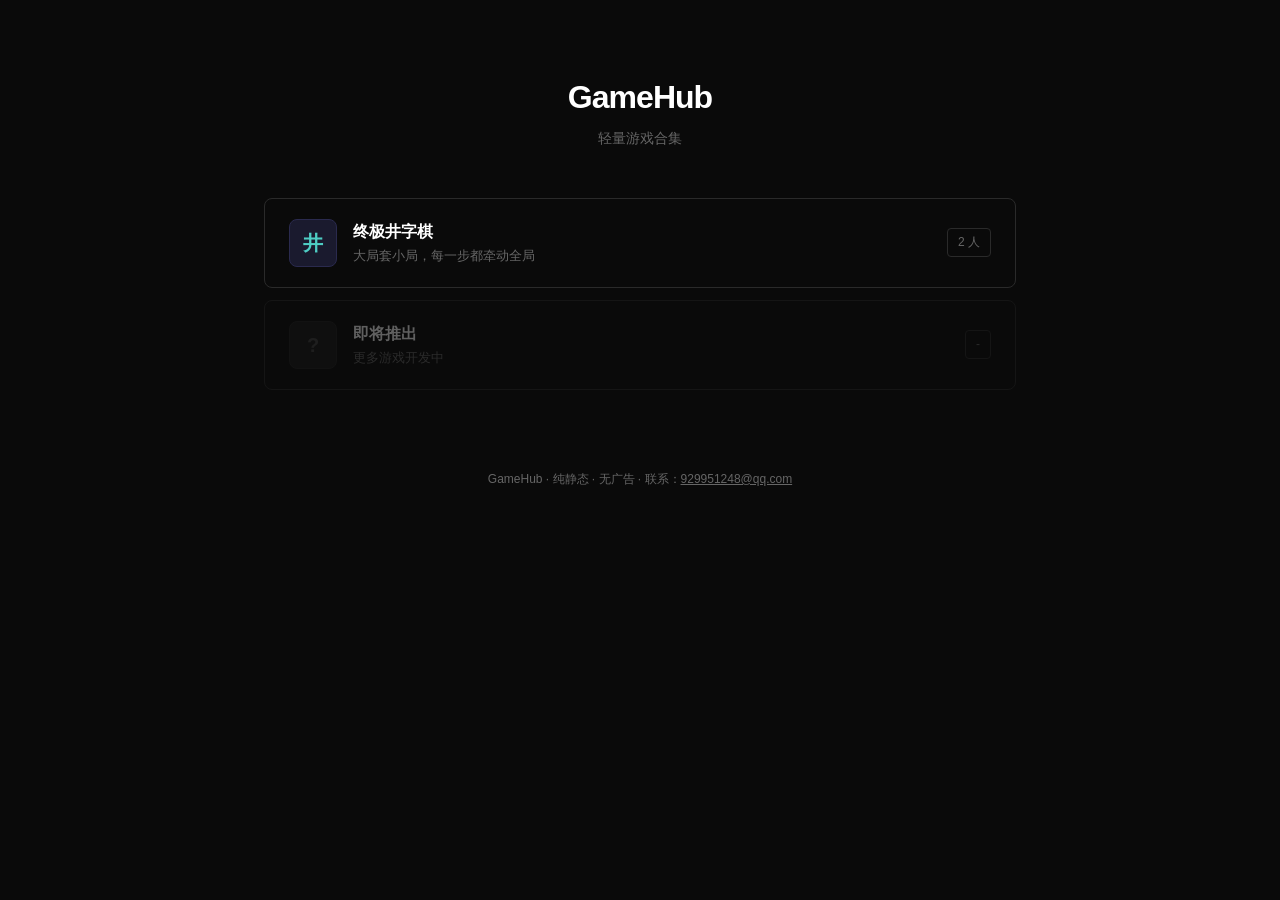
<file: index.html>
<!DOCTYPE html>
<html lang="zh-CN">
<head>
    <meta charset="UTF-8">
    <meta name="viewport" content="width=device-width, initial-scale=1.0">
    <title>GameHub</title>
    <link rel="stylesheet" href="css/style.css">
</head>
<body>
    <div class="container">
        <header class="site-header">
            <h1 class="site-title">GameHub</h1>
            <p class="site-subtitle">轻量游戏合集</p>
        </header>

        <main>
            <ul class="game-list">
                <li>
                    <a class="game-item" href="games/ultimate-ttt.html">
                        <div class="game-icon ttt">井</div>
                    <div class="game-info">
                        <h3>终极井字棋</h3>
                        <p>大局套小局，每一步都牵动全局</p>
                    </div>
                    <span class="game-meta">2 人</span>
                </a>
            </li>

            <li>
                <div class="game-item coming-soon">
                    <div class="game-icon placeholder">?</div>
                    <div class="game-info">
                        <h3>即将推出</h3>
                        <p>更多游戏开发中</p>
                    </div>
                    <span class="game-meta">-</span>
                </div>
            </li>
        </ul>
        </main>

        <footer class="site-footer">
            GameHub &middot; 纯静态 &middot; 无广告 &middot; 联系：<a href="mailto:929951248@qq.com" style="color:inherit;text-decoration:underline;">929951248@qq.com</a>
        </footer>
    </div>
</body>
</html>
</file>
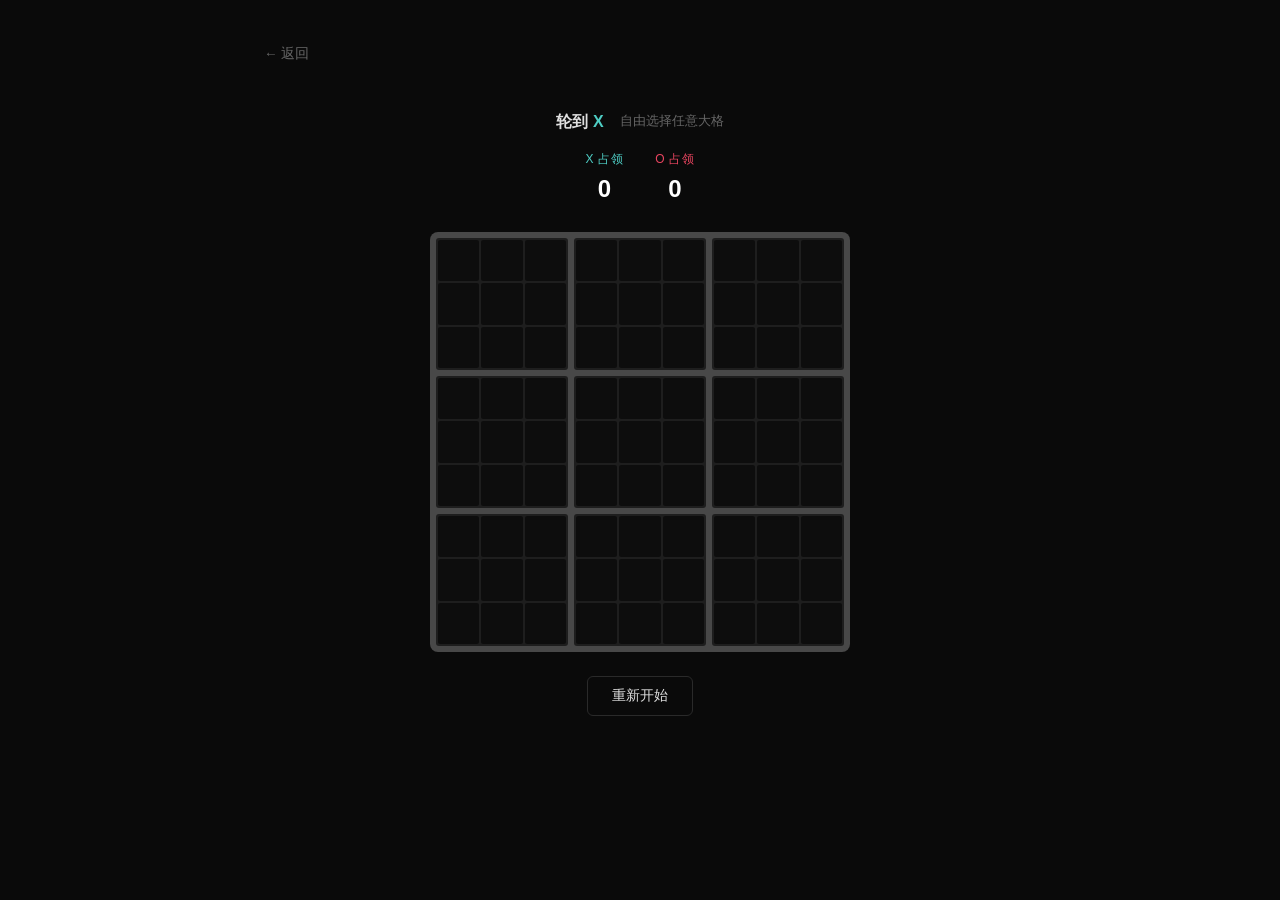
<file: games/ultimate-ttt.html>
<!DOCTYPE html>
<html lang="zh-CN">
<head>
    <meta charset="UTF-8">
    <meta name="viewport" content="width=device-width, initial-scale=1.0">
    <title>终极井字棋 — GameHub</title>
    <link rel="stylesheet" href="../css/style.css">
    <style>
        .game-wrapper {
            display: flex;
            flex-direction: column;
            align-items: center;
            padding-top: 20px;
        }

        .status-bar {
            display: flex;
            align-items: center;
            gap: 16px;
            margin-bottom: 16px;
            font-size: 1rem;
            font-weight: 600;
        }
        .mark-x { color: var(--accent2); }
        .mark-o { color: var(--accent); }
        .hint { font-size: 0.8rem; color: var(--text-dim); font-weight: 400; }

        /* 棋盘：用 CSS 变量统一控制尺寸，避免各层叠加溢出 */
        .board {
            --board-size: min(calc(100vw - 48px), 420px);
            --gap-outer: 6px;
            --gap-inner: 2px;
            width: var(--board-size);
            height: var(--board-size);
            display: grid;
            grid-template-columns: repeat(3, 1fr);
            gap: var(--gap-outer);
            background: #484848;
            padding: var(--gap-outer);
            border-radius: 8px;
            box-sizing: border-box;
            flex-shrink: 0;
        }

        .big-cell {
            display: grid;
            grid-template-columns: repeat(3, 1fr);
            gap: var(--gap-inner);
            background: #1e1e1e;
            padding: var(--gap-inner);
            border-radius: 3px;
            position: relative;
            box-sizing: border-box;
        }

        .big-cell.done { opacity: 0.38; }

        .big-cell-overlay {
            position: absolute;
            inset: 0;
            display: flex;
            align-items: center;
            justify-content: center;
            font-size: 2.4rem;
            font-weight: 900;
            pointer-events: none;
            z-index: 2;
        }
        .big-cell-overlay.x { color: var(--accent2); }
        .big-cell-overlay.o { color: var(--accent); }

        .small-cell {
            background: #0d0d0d;
            border-radius: 2px;
            display: flex;
            align-items: center;
            justify-content: center;
            font-weight: 700;
            font-size: clamp(0.55rem, 1.8vw, 0.95rem);
            cursor: default;
            position: relative;
            z-index: 3;
            transition: background 0.1s;
        }
        .small-cell.playable { cursor: pointer; }
        .small-cell.playable:hover { background: #1a1a2e; }
        .small-cell.x { color: var(--accent2); }
        .small-cell.o { color: var(--accent); }
    </style>
</head>
<body>
    <div class="container">
        <a class="back-link" href="../index.html">← 返回</a>
        <div class="game-wrapper">
            <div class="status-bar">
                <span id="turn-indicator"></span>
                <span class="hint" id="hint-text"></span>
            </div>
            <div class="score">
                <div class="score-item">
                    <div class="score-label mark-x">X 占领</div>
                    <div class="score-value" id="score-x">0</div>
                </div>
                <div class="score-item">
                    <div class="score-label mark-o">O 占领</div>
                    <div class="score-value" id="score-o">0</div>
                </div>
            </div>
            <div class="board" id="board"></div>
            <button class="btn" id="reset-btn" style="margin-top:24px;">重新开始</button>
        </div>
    </div>

    <div class="overlay" id="overlay" style="display:none;">
        <div class="overlay-content">
            <h2 id="overlay-title"></h2>
            <p id="overlay-msg"></p>
            <button class="btn" id="overlay-btn">再来一局</button>
        </div>
    </div>

    <script>
(function () {
    const WIN_LINES = [
        [0,1,2],[3,4,5],[6,7,8],
        [0,3,6],[1,4,7],[2,5,8],
        [0,4,8],[2,4,6]
    ];

    const $ = id => document.getElementById(id);
    const boardEl = $('board');

    // DOM refs built once
    const bigEls   = [];
    const smallEls = [];
    const ovEls    = [];

    // Game state
    let board, bigBoard, player, active, over, winner;

    function reset() {
        board    = Array.from({length:9}, () => Array(9).fill(null));
        bigBoard = Array(9).fill(null);
        player   = 'X';
        active   = null;
        over     = false;
        winner   = null;
        patch();
    }

    function checkWin(cells) {
        for (const [a,b,c] of WIN_LINES)
            if (cells[a] && cells[a] === cells[b] && cells[a] === cells[c])
                return cells[a];
        return null;
    }

    function isFull(bi)     { return board[bi].every(c => c); }
    function isDone(bi)     { return bigBoard[bi] || isFull(bi); }
    function isPlayable(bi) { return !over && !isDone(bi) && (active === null || active === bi); }
    function conquered(p)   { return bigBoard.filter(c => c === p).length; }

    function handleClick(bi, si) {
        if (!isPlayable(bi) || board[bi][si]) return;
        board[bi][si] = player;

        if (!bigBoard[bi] && checkWin(board[bi]))
            bigBoard[bi] = player;

        const gw = checkWin(bigBoard);
        if (gw) {
            over = true; winner = gw;
        } else if (bigBoard.every((c,i) => c || isFull(i))) {
            const x = conquered('X'), o = conquered('O');
            over = true; winner = x > o ? 'X' : o > x ? 'O' : 'draw';
        }

        player = player === 'X' ? 'O' : 'X';
        active = (!over && !isDone(si)) ? si : null;
        patch();
    }

    function patch() {
        for (let bi = 0; bi < 9; bi++) {
            const playable = isPlayable(bi);
            bigEls[bi].className = 'big-cell' + (isDone(bi) ? ' done' : '');

            const ov = ovEls[bi];
            if (bigBoard[bi]) {
                ov.textContent   = bigBoard[bi];
                ov.className     = 'big-cell-overlay ' + bigBoard[bi].toLowerCase();
                ov.style.display = 'flex';
            } else {
                ov.style.display = 'none';
            }

            for (let si = 0; si < 9; si++) {
                const v    = board[bi][si];
                const cell = smallEls[bi][si];
                cell.textContent = v || '';
                cell.className   = 'small-cell' +
                    (v ? ' ' + v.toLowerCase() : '') +
                    (!over && playable && !v ? ' playable' : '');
            }
        }

        $('score-x').textContent = conquered('X');
        $('score-o').textContent = conquered('O');

        const turnEl = $('turn-indicator');
        const hintEl = $('hint-text');
        const overlay = $('overlay');

        if (over) {
            if (winner === 'draw') {
                turnEl.innerHTML = '平局';
                $('overlay-title').textContent = '平局';
                $('overlay-msg').textContent   = '双方势均力敌';
            } else {
                const cls = winner === 'X' ? 'mark-x' : 'mark-o';
                turnEl.innerHTML = `<span class="${cls}">${winner}</span> 获胜`;
                $('overlay-title').innerHTML = `<span class="${cls}">${winner}</span> 获胜`;
                $('overlay-msg').textContent = '大局已定';
            }
            hintEl.textContent    = '';
            overlay.style.display = 'flex';
        } else {
            overlay.style.display = 'none';
            const cls = player === 'X' ? 'mark-x' : 'mark-o';
            turnEl.innerHTML   = `轮到 <span class="${cls}">${player}</span>`;
            hintEl.textContent = active === null ? '自由选择任意大格' : '在高亮区域落子';
        }
    }

    // Build DOM once
    for (let bi = 0; bi < 9; bi++) {
        const bigEl = document.createElement('div');
        bigEl.className = 'big-cell';

        const ov = document.createElement('div');
        ov.style.display = 'none';
        bigEl.appendChild(ov);
        ovEls.push(ov);

        const cells = [];
        for (let si = 0; si < 9; si++) {
            const cell = document.createElement('div');
            cell.className = 'small-cell';
            cell.addEventListener('click', () => handleClick(bi, si));
            bigEl.appendChild(cell);
            cells.push(cell);
        }

        boardEl.appendChild(bigEl);
        bigEls.push(bigEl);
        smallEls.push(cells);
    }

    $('reset-btn').addEventListener('click', reset);
    $('overlay-btn').addEventListener('click', reset);
    reset();
})();
    </script>
</body>
</html>
</file>
<file: css/style.css>
*, *::before, *::after {
    margin: 0;
    padding: 0;
    box-sizing: border-box;
}

:root {
    --bg: #0a0a0a;
    --surface: #141414;
    --border: #2a2a2a;
    --text: #e0e0e0;
    --text-dim: #666;
    --accent: #e94560;
    --accent2: #4ecdc4;
    --font: -apple-system, BlinkMacSystemFont, "Segoe UI", "PingFang SC", "Microsoft YaHei", Roboto, sans-serif;
}

html {
    font-size: 16px;
}

::selection {
    background: var(--accent);
    color: #fff;
}

body {
    background: var(--bg);
    color: var(--text);
    font-family: var(--font);
    min-height: 100vh;
    line-height: 1.6;
    -webkit-font-smoothing: antialiased;
}

a {
    color: inherit;
    text-decoration: none;
}

.container {
    max-width: 800px;
    margin: 0 auto;
    padding: 40px 24px;
}

/* Header */
.site-header {
    padding: 32px 0 0;
    text-align: center;
}

.site-title {
    font-size: 2rem;
    font-weight: 700;
    letter-spacing: -0.03em;
    color: #fff;
}

.site-subtitle {
    font-size: 0.875rem;
    color: var(--text-dim);
    margin-top: 4px;
}

/* Game list (homepage) */
.game-list {
    list-style: none;
    margin: 48px 0;
}

.game-item {
    display: flex;
    align-items: center;
    gap: 16px;
    padding: 20px 24px;
    border: 1px solid var(--border);
    border-radius: 8px;
    margin-bottom: 12px;
    transition: border-color 0.2s, background 0.2s;
    cursor: pointer;
}

.game-item:hover,
.game-item:focus-visible {
    border-color: #444;
    background: var(--surface);
    outline: none;
}

.game-item:focus-visible {
    box-shadow: 0 0 0 2px var(--accent);
}

.game-item.coming-soon {
    opacity: 0.35;
    cursor: default;
    pointer-events: none;
}

.game-icon {
    width: 48px;
    height: 48px;
    border-radius: 8px;
    display: flex;
    align-items: center;
    justify-content: center;
    font-size: 1.25rem;
    font-weight: 700;
    flex-shrink: 0;
}

.game-icon.ttt {
    background: #1a1a2e;
    color: var(--accent2);
    border: 1px solid #2a2a4e;
}

.game-icon.placeholder {
    background: #1a1a1a;
    color: #444;
    border: 1px solid #222;
}

.game-info h3 {
    font-size: 1rem;
    font-weight: 600;
    color: #fff;
}

.game-info p {
    font-size: 0.8rem;
    color: var(--text-dim);
    margin-top: 2px;
}

.game-meta {
    margin-left: auto;
    font-size: 0.75rem;
    color: var(--text-dim);
    padding: 4px 10px;
    border: 1px solid var(--border);
    border-radius: 4px;
    white-space: nowrap;
}

/* Footer */
.site-footer {
    text-align: center;
    padding: 32px 0;
    color: var(--text-dim);
    font-size: 0.75rem;
}

/* Back link */
.back-link {
    display: inline-flex;
    align-items: center;
    gap: 6px;
    font-size: 0.85rem;
    color: var(--text-dim);
    margin-bottom: 24px;
    transition: color 0.2s;
}

.back-link:hover {
    color: #fff;
}

/* Game wrapper */
.game-wrapper {
    display: flex;
    flex-direction: column;
    align-items: center;
    padding-top: 20px;
}

.game-status {
    font-size: 1.2rem;
    font-weight: 600;
    margin-bottom: 24px;
    text-align: center;
}

.game-status .player-x { color: var(--accent2); }
.game-status .player-o { color: var(--accent); }

.score {
    display: flex;
    gap: 32px;
    margin-bottom: 24px;
    font-size: 0.9rem;
}

.score-item {
    text-align: center;
}

.score-label {
    color: var(--text-dim);
    font-size: 0.75rem;
    text-transform: uppercase;
    letter-spacing: 0.05em;
}

.score-value {
    font-size: 1.5rem;
    font-weight: 700;
    color: #fff;
}

.btn {
    padding: 10px 24px;
    border: 1px solid var(--border);
    background: transparent;
    color: var(--text);
    border-radius: 6px;
    font-size: 0.85rem;
    cursor: pointer;
    transition: border-color 0.2s, background 0.2s;
    font-family: var(--font);
}

.btn:hover,
.btn:focus-visible {
    border-color: #555;
    background: var(--surface);
}

.btn:focus-visible {
    outline: 2px solid var(--accent);
    outline-offset: 2px;
}

/* Game over overlay */
.overlay {
    position: fixed;
    inset: 0;
    background: rgba(0,0,0,0.8);
    display: flex;
    align-items: center;
    justify-content: center;
    z-index: 100;
}

.overlay-content {
    background: var(--surface);
    border: 1px solid var(--border);
    border-radius: 12px;
    padding: 40px 48px;
    text-align: center;
}

.overlay-content h2 {
    font-size: 1.5rem;
    margin-bottom: 8px;
    color: #fff;
}

.overlay-content p {
    color: var(--text-dim);
    margin-bottom: 24px;
}

/* Responsive */
@media (max-width: 600px) {
    .container {
        padding: 24px 16px;
    }
    .game-item {
        padding: 16px;
        gap: 12px;
    }
    .game-icon {
        width: 40px;
        height: 40px;
        font-size: 1rem;
    }
}
</file>
